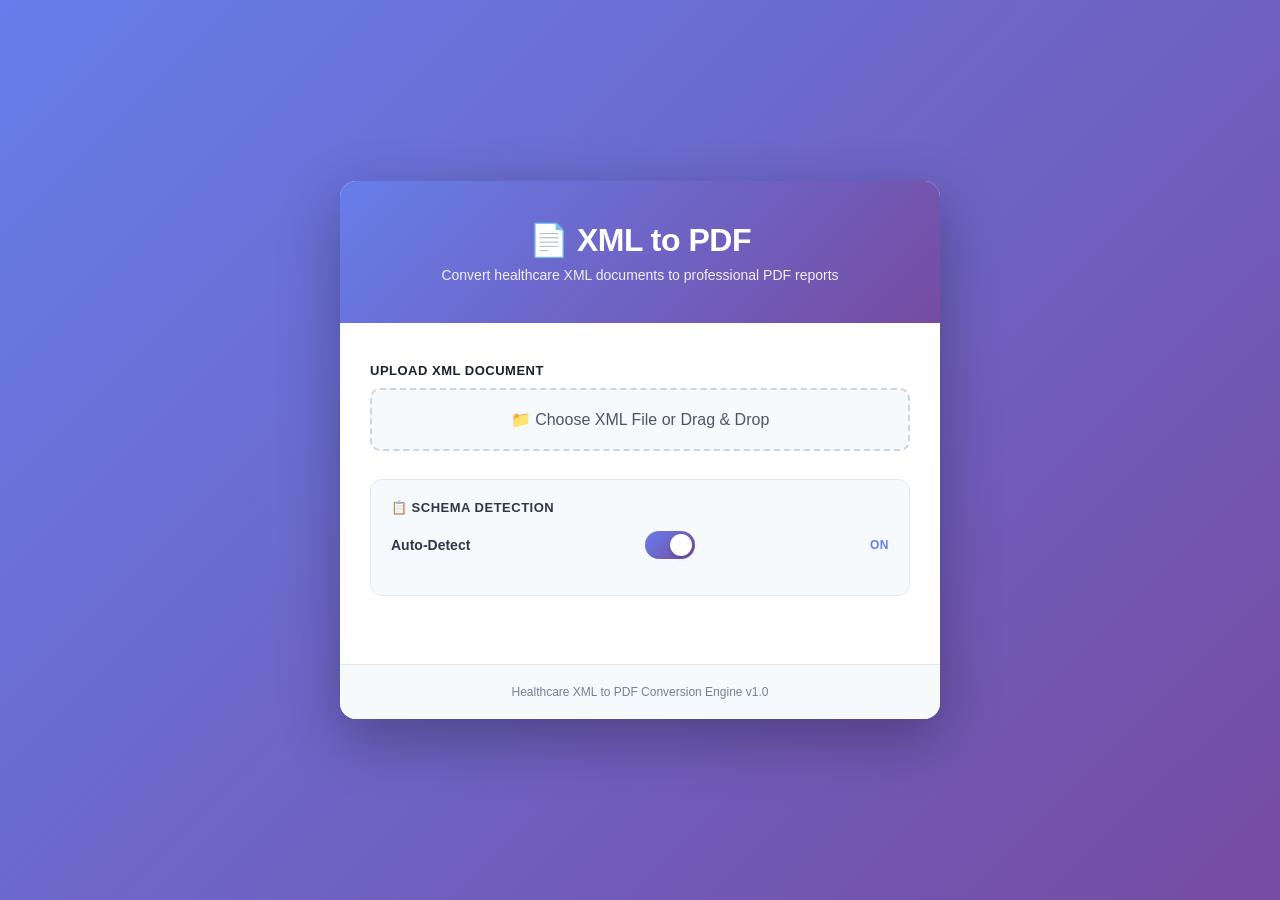
<file: xml-pdf-engine/src/templates/index.html>
<!DOCTYPE html>
<html lang="en">
<head>
    <meta charset="UTF-8">
    <meta name="viewport" content="width=device-width, initial-scale=1.0">
    <title>XML to PDF Engine - Document Converter</title>
    <style>
        * {
            margin: 0;
            padding: 0;
            box-sizing: border-box;
        }

        body {
            font-family: -apple-system, BlinkMacSystemFont, 'Segoe UI', 'Roboto', 'Oxygen', 'Ubuntu', 'Cantarell', sans-serif;
            background: linear-gradient(135deg, #667eea 0%, #764ba2 100%);
            min-height: 100vh;
            display: flex;
            align-items: center;
            justify-content: center;
            padding: 20px;
        }

        .container {
            background: white;
            border-radius: 16px;
            box-shadow: 0 20px 60px rgba(0, 0, 0, 0.3);
            width: 100%;
            max-width: 600px;
            overflow: hidden;
        }

        .header {
            background: linear-gradient(135deg, #667eea 0%, #764ba2 100%);
            color: white;
            padding: 40px 30px;
            text-align: center;
        }

        .header h1 {
            font-size: 32px;
            font-weight: 700;
            margin-bottom: 8px;
            letter-spacing: -0.5px;
        }

        .header p {
            font-size: 14px;
            opacity: 0.9;
            font-weight: 500;
        }

        .content {
            padding: 40px 30px;
        }

        .form-group {
            margin-bottom: 28px;
        }

        .form-label {
            display: block;
            font-size: 13px;
            font-weight: 700;
            color: #1a202c;
            text-transform: uppercase;
            letter-spacing: 0.5px;
            margin-bottom: 10px;
        }

        .file-input-wrapper {
            position: relative;
            display: block;
        }

        .file-input-label {
            display: flex;
            align-items: center;
            justify-content: center;
            gap: 10px;
            padding: 20px;
            border: 2px dashed #cbd5e0;
            border-radius: 10px;
            cursor: pointer;
            transition: all 0.3s ease;
            background: #f7fafc;
            font-weight: 500;
            color: #4a5568;
        }

        .file-input-label:hover {
            border-color: #667eea;
            background: #edf2f7;
            color: #667eea;
        }

        input[type="file"] {
            display: none;
        }

        .schema-section {
            background: #f7fafc;
            border: 1px solid #e2e8f0;
            border-radius: 12px;
            padding: 20px;
            margin-bottom: 28px;
        }

        .schema-section h3 {
            font-size: 13px;
            font-weight: 700;
            color: #2d3748;
            text-transform: uppercase;
            letter-spacing: 0.5px;
            margin-bottom: 16px;
        }

        .toggle-container {
            display: flex;
            align-items: center;
            justify-content: space-between;
            gap: 16px;
            margin-bottom: 16px;
        }

        .toggle-label {
            font-weight: 600;
            color: #2d3748;
            font-size: 14px;
        }

        .toggle-switch {
            position: relative;
            display: inline-block;
            width: 50px;
            height: 28px;
        }

        .toggle-switch input {
            opacity: 0;
            width: 0;
            height: 0;
        }

        .toggle-slider {
            position: absolute;
            cursor: pointer;
            top: 0;
            left: 0;
            right: 0;
            bottom: 0;
            background-color: #cbd5e0;
            transition: 0.3s;
            border-radius: 28px;
        }

        .toggle-slider:before {
            position: absolute;
            content: "";
            height: 22px;
            width: 22px;
            left: 3px;
            bottom: 3px;
            background-color: white;
            transition: 0.3s;
            border-radius: 50%;
            box-shadow: 0 2px 4px rgba(0, 0, 0, 0.2);
        }

        input:checked + .toggle-slider {
            background: linear-gradient(135deg, #667eea 0%, #764ba2 100%);
        }

        input:checked + .toggle-slider:before {
            transform: translateX(22px);
        }

        .toggle-status {
            font-weight: 600;
            color: #667eea;
            font-size: 12px;
            text-transform: uppercase;
            letter-spacing: 0.5px;
        }

        select {
            width: 100%;
            padding: 13px 14px;
            border: 2px solid #e2e8f0;
            border-radius: 10px;
            font-size: 14px;
            font-weight: 500;
            font-family: inherit;
            background: linear-gradient(white, white) padding-box, linear-gradient(135deg, #667eea 0%, #764ba2 100%) border-box;
            color: #2d3748;
            cursor: pointer;
            transition: all 0.3s ease;
            appearance: none;
            background-image: url("data:image/svg+xml;charset=UTF-8,%3csvg xmlns='http://www.w3.org/2000/svg' viewBox='0 0 24 24' fill='none' stroke='%23667eea' stroke-width='2' stroke-linecap='round' stroke-linejoin='round'%3e%3cpolyline points='6 9 12 15 18 9'%3e%3c/polyline%3e%3c/svg%3e");
            background-repeat: no-repeat;
            background-position: right 10px center;
            background-size: 20px;
            padding-right: 38px;
        }

        select:hover {
            border-color: #cbd5e0;
            box-shadow: 0 4px 15px rgba(102, 126, 234, 0.15);
            transform: translateY(-1px);
        }

        select:focus {
            outline: none;
            border: 2px solid #667eea;
            box-shadow: 0 0 0 4px rgba(102, 126, 234, 0.1), 0 4px 15px rgba(102, 126, 234, 0.2);
        }

        select option {
            padding: 10px;
            background: white;
            color: #2d3748;
        }

        select option:hover {
            background: linear-gradient(135deg, #667eea 0%, #764ba2 100%);
            color: white;
        }

        #schemaDropdown {
            display: none;
        }

        #templateSection {
            margin-bottom: 28px;
        }

        button {
            width: 100%;
            padding: 14px;
            background: linear-gradient(135deg, #667eea 0%, #764ba2 100%);
            color: white;
            border: none;
            border-radius: 8px;
            font-size: 15px;
            font-weight: 700;
            cursor: pointer;
            transition: all 0.3s ease;
            text-transform: uppercase;
            letter-spacing: 0.5px;
            box-shadow: 0 4px 15px rgba(102, 126, 234, 0.4);
        }

        button:hover:not(:disabled) {
            transform: translateY(-2px);
            box-shadow: 0 6px 20px rgba(102, 126, 234, 0.6);
        }

        button:active:not(:disabled) {
            transform: translateY(0);
        }

        button:disabled {
            background: #cbd5e0;
            cursor: not-allowed;
            box-shadow: none;
        }

        #actionArea {
            display: none;
            animation: slideIn 0.3s ease;
        }

        @keyframes slideIn {
            from {
                opacity: 0;
                transform: translateY(-10px);
            }
            to {
                opacity: 1;
                transform: translateY(0);
            }
        }

        .detected-schema {
            background: linear-gradient(135deg, #667eea 0%, #764ba2 100%);
            color: white;
            padding: 16px;
            border-radius: 10px;
            margin-bottom: 20px;
            font-weight: 600;
            display: flex;
            align-items: center;
            gap: 10px;
        }

        .schema-badge {
            display: inline-block;
            background: rgba(255, 255, 255, 0.3);
            padding: 4px 12px;
            border-radius: 20px;
            font-size: 12px;
            font-weight: 700;
            text-transform: uppercase;
            letter-spacing: 0.5px;
        }

        .status {
            margin-top: 16px;
            padding: 14px 16px;
            border-radius: 8px;
            font-size: 14px;
            font-weight: 500;
            display: flex;
            align-items: center;
            gap: 10px;
            animation: slideUp 0.3s ease;
        }

        @keyframes slideUp {
            from {
                opacity: 0;
                transform: translateY(10px);
            }
            to {
                opacity: 1;
                transform: translateY(0);
            }
        }

        .status.success {
            background: #c6f6d5;
            color: #22543d;
            border: 1px solid #9ae6b4;
        }

        .status.error {
            background: #fed7d7;
            color: #742a2a;
            border: 1px solid #fc8181;
        }

        .status.loading {
            background: #feebc8;
            color: #7c2d12;
            border: 1px solid #fbd38d;
        }

        .status-icon {
            display: inline-block;
            width: 18px;
            height: 18px;
            border-radius: 50%;
            flex-shrink: 0;
        }

        .status.success .status-icon {
            background: #22543d;
        }

        .status.error .status-icon {
            background: #742a2a;
        }

        .status.loading .status-icon {
            background: #7c2d12;
            animation: spin 1s linear infinite;
        }

        @keyframes spin {
            from { transform: rotate(0deg); }
            to { transform: rotate(360deg); }
        }

        .file-info-section {
            background: #edf2f7;
            border: 1px solid #cbd5e0;
            border-radius: 10px;
            padding: 16px;
            margin-bottom: 20px;
            display: none;
            animation: slideIn 0.3s ease;
        }

        .file-info-section.show {
            display: block;
        }

        .file-info-item {
            margin-bottom: 12px;
            font-size: 14px;
        }

        .file-info-item:last-child {
            margin-bottom: 0;
        }

        .file-info-label {
            font-weight: 700;
            color: #2d3748;
            margin-bottom: 4px;
        }

        .file-info-value {
            color: #4a5568;
            padding: 8px 12px;
            background: white;
            border-radius: 6px;
            border: 1px solid #e2e8f0;
            word-break: break-all;
            font-family: 'Courier New', monospace;
            font-size: 12px;
        }

        .footer {
            text-align: center;
            padding: 20px;
            font-size: 12px;
            color: #718096;
            background: #f7fafc;
            border-top: 1px solid #e2e8f0;
        }

        @media (max-width: 480px) {
            .container {
                border-radius: 12px;
            }

            .header {
                padding: 30px 20px;
            }

            .header h1 {
                font-size: 24px;
            }

            .content {
                padding: 30px 20px;
            }

            .toggle-container {
                flex-wrap: wrap;
            }
        }
    </style>
</head>
<body>
    <div class="container">
        <!-- Header -->
        <div class="header">
            <h1>📄 XML to PDF</h1>
            <p>Convert healthcare XML documents to professional PDF reports</p>
        </div>

        <!-- Content -->
        <div class="content">
            <!-- File Upload -->
            <div class="form-group">
                <label class="form-label">Upload XML Document</label>
                <div class="file-input-wrapper">
                    <label class="file-input-label">
                        <span>📁 Choose XML File or Drag & Drop</span>
                        <input type="file" id="fileInput" accept=".xml">
                    </label>
                </div>
            </div>

            <!-- Schema Selection -->
            <div class="schema-section">
                <h3>📋 Schema Detection</h3>
                
                <div class="toggle-container">
                    <span class="toggle-label">Auto-Detect</span>
                    <label class="toggle-switch">
                        <input type="checkbox" id="autoDetectToggle" checked>
                        <span class="toggle-slider"></span>
                    </label>
                    <span class="toggle-status" id="detectStatus">ON</span>
                </div>
                
                <div id="schemaDropdown" style="display: none;">
                    <label for="schemaSelect" style="display: block; font-weight: 600; margin-bottom: 8px; color: #2d3748; font-size: 13px;">Select Schema:</label>
                    <select id="schemaSelect">
                        <option value="">-- Choose a schema --</option>
                        <option value="PATIENT">👤 Patient Records</option>
                        <option value="ENCOUNTER">🏥 Encounter Data</option>
                        <option value="BILLING">💳 Billing Information</option>
                    </select>
                </div>
            </div>

            <!-- Uploaded File Info -->
            <div id="fileInfoSection" class="file-info-section">
                <div class="file-info-item">
                    <div class="file-info-label">📄 Uploaded File</div>
                    <div class="file-info-value" id="uploadedFilename"></div>
                </div>
            </div>

            <!-- Action Area -->
            <div id="actionArea">
                <div class="detected-schema">
                    <span id="schemaStatusLabel">✓ Schema Detected</span>
                    <span class="schema-badge" id="schemaLabel"></span>
                </div>

                <div id="templateSection" style="display: none;">
                    <label class="form-label">Select Template</label>
                    <select id="templateSelect"></select>
                </div>
                
                <div class="schema-section">
                    <h3>⚙️ PDF Options</h3>
                    <div class="toggle-container">
                        <span class="toggle-label">Display Mode</span>
                        <label class="toggle-switch">
                            <input type="checkbox" id="viewToggle" checked>
                            <span class="toggle-slider"></span>
                        </label>
                        <span class="toggle-status" id="toggleStatus">View</span>
                    </div>
                </div>
                
                <button id="generateBtn" onclick="generate()">🚀 Generate PDF</button>
            </div>

            <!-- Status Messages -->
            <div id="status"></div>
        </div>

        <!-- Footer -->
        <div class="footer">
            Healthcare XML to PDF Conversion Engine v1.0
        </div>
    </div>

    <script>
        let currentFilename = "";
        let currentSchema = "";
        let useAutoDetect = true;
        let currentRequestId = ""; 
        //let templateName = "";

        function showStatus(message, type) {
            const statusDiv = document.getElementById('status');
            const iconMap = { success: '✓', error: '✕', loading: '⟳' };
            statusDiv.className = `status ${type}`;
            statusDiv.innerHTML = `<span class="status-icon"></span><span>${message}</span>`;
        }

        // Toggle auto-detect mode
        document.getElementById('autoDetectToggle').addEventListener('change', function() {
            useAutoDetect = this.checked;
            document.getElementById('detectStatus').innerText = useAutoDetect ? 'ON' : 'OFF';
            document.getElementById('schemaDropdown').style.display = useAutoDetect ? 'none' : 'block';
            document.getElementById('schemaSelect').value = '';
            document.getElementById('schemaStatusLabel').innerText = useAutoDetect ? '✓ Schema Detected' : '✓ Schema Selected';

            if (!useAutoDetect) {
                currentSchema = '';
                document.getElementById('actionArea').style.display = 'none';
                document.getElementById('schemaLabel').innerText = '';
            }
        });

        // Update toggle status label for view mode
        document.getElementById('viewToggle').addEventListener('change', function() {
            document.getElementById('toggleStatus').innerText = this.checked ? 'View' : 'Download';
        });

        document.getElementById('fileInput').onchange = async (e) => {
            const file = e.target.files[0];
            if (!file) return;

            let formData = new FormData();
            formData.append("file", file);

            try {
                showStatus('Uploading file...', 'loading');
                let res = await fetch("/upload", {method: "POST", body: formData});
                if (!res.ok) throw new Error("Upload failed");

                let data = await res.json();
                currentFilename = data.filename;
                currentRequestId = data.request_id;

                // Display file info
                const fileInfoSection = document.getElementById('fileInfoSection');
                document.getElementById('uploadedFilename').innerText = currentFilename;
                fileInfoSection.classList.add('show');

                if (useAutoDetect) {
                    currentSchema = data.detected_schema;

                    if (!currentSchema) {
                        showStatus('Schema not recognized. Please select manually.', 'error');
                        useAutoDetect = false;
                        document.getElementById('autoDetectToggle').checked = false;
                        document.getElementById('detectStatus').innerText = 'OFF';
                        document.getElementById('schemaDropdown').style.display = 'block';
                        return;
                    }

                    document.getElementById('schemaLabel').innerText = currentSchema;
                    document.getElementById('actionArea').style.display = 'block';
                    showStatus('Schema detected successfully!', 'success');

                    let tempRes = await fetch(`/templates/${currentSchema}`);
                    let tempData = await tempRes.json();

                    const templateSelect = document.getElementById('templateSelect');
                    templateSelect.innerHTML = ''; // Clear previous

                    tempData.templates.forEach(t => {
                        let opt = document.createElement('option');
                        opt.value = t;
                        opt.innerHTML = t;
                        templateSelect.appendChild(opt);
                    });

                    document.getElementById('templateSection').style.display = 'block';
                } else {
                    showStatus('Please select a schema from the dropdown', 'loading');
                }
            } catch (err) {
                showStatus(`Error: ${err.message}`, 'error');
            }
        };

        // Handle manual schema selection
        document.getElementById('schemaSelect').addEventListener('change', async function() {
            const selectedSchema = this.value;
            if (selectedSchema) {
                currentSchema = selectedSchema;
                document.getElementById('schemaLabel').innerText = selectedSchema;
                document.getElementById('schemaStatusLabel').innerText = '✓ Schema Selected';
                document.getElementById('actionArea').style.display = 'block';
                showStatus(`Schema set to: ${selectedSchema}`, 'success');

                // Load templates for the selected schema
                try {
                    let tempRes = await fetch(`/templates/${selectedSchema}`);
                    let tempData = await tempRes.json();

                    const templateSelect = document.getElementById('templateSelect');
                    templateSelect.innerHTML = ''; // Clear previous

                    tempData.templates.forEach(t => {
                        let opt = document.createElement('option');
                        opt.value = t;
                        opt.innerHTML = t;
                        templateSelect.appendChild(opt);
                    });

                    document.getElementById('templateSection').style.display = 'block';
                } catch (err) {
                    showStatus(`Error loading templates: ${err.message}`, 'error');
                }
            } else {
                document.getElementById('actionArea').style.display = 'none';
                showStatus('Please select a schema', 'loading');
            }
        });

        async function generate() {
            const btn = document.getElementById('generateBtn');
            const isViewMode = document.getElementById('viewToggle').checked;
            btn.disabled = true;
            showStatus('Generating PDF...', 'loading');
            
            let formData = new FormData();
            formData.append("filename", currentFilename);
            formData.append("schema", currentSchema);
            formData.append("request_id", currentRequestId);
            formData.append("template_name", document.getElementById('templateSelect').value);
            
            try {
                console.log(formData.get("filename"), formData.get("schema"), formData.get("request_id"));
                let res = await fetch("/generate", {method: "POST", body: formData});
                if (!res.ok) throw new Error("PDF generation failed");
                
                let blob = await res.blob();
                let url = window.URL.createObjectURL(blob);
                
                if (isViewMode) {
                    window.open(url, '_blank');
                    showStatus('PDF opened in new tab!', 'success');
                } else {
                    const link = document.createElement('a');
                    link.href = url;
                    link.download = `${currentFilename.split('.')[0]}.pdf`;
                    document.body.appendChild(link);
                    link.click();
                    document.body.removeChild(link);
                    showStatus('PDF downloaded successfully!', 'success');
                }
                
                setTimeout(() => window.URL.revokeObjectURL(url), 100);
            } catch (err) {
                showStatus(`Error: ${err.message}`, 'error');
            } finally {
                btn.disabled = false;
            }
        }
    </script>
</body>
</html>
</file>
